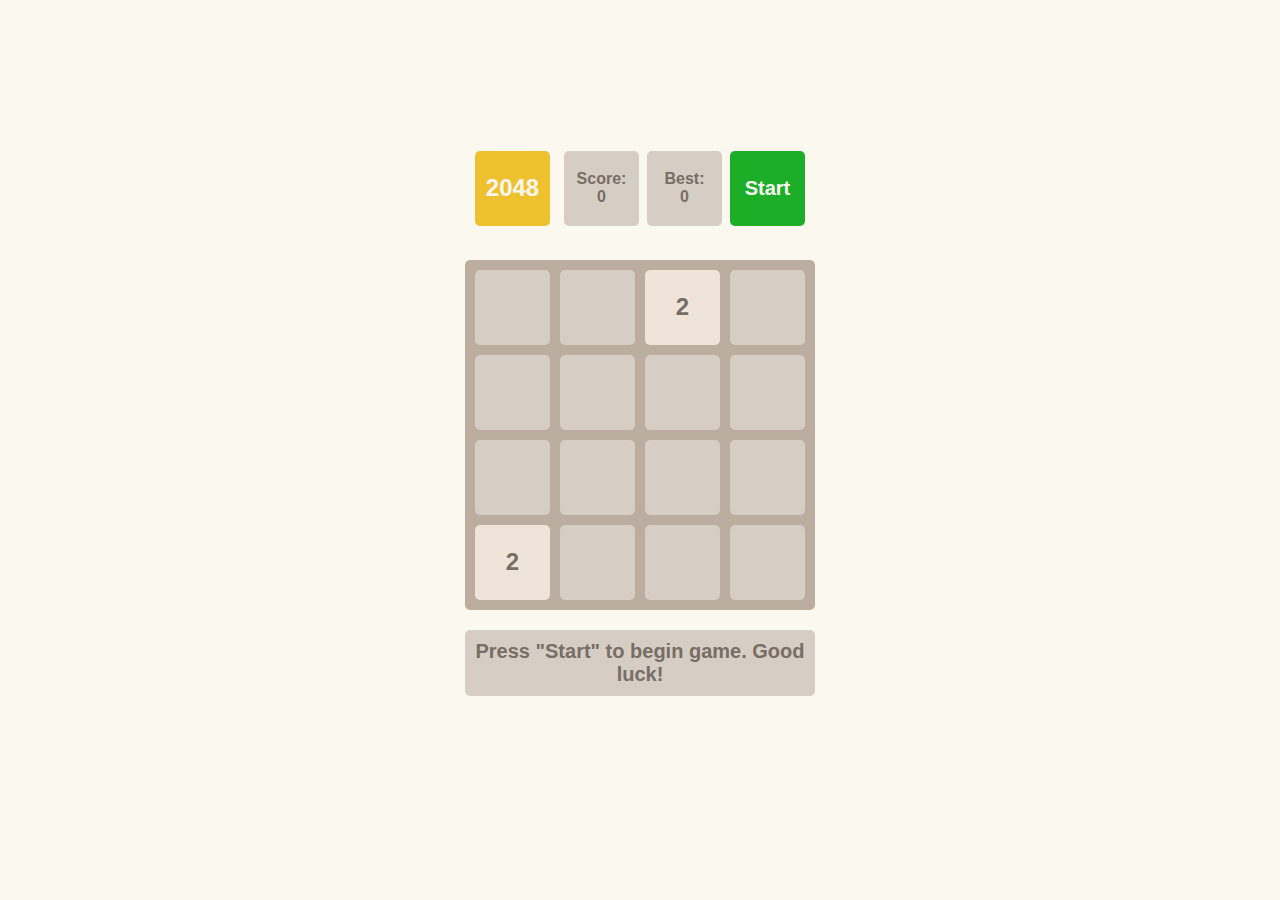
<file: index.html>
<!doctype html><html lang="en"><head><meta charset="utf-8"><meta name="viewport" content="width=device-width, initial-scale=1.0"><title>2048</title><link rel="stylesheet" href="index.67b89ff0.css"><link rel="icon" href="2048_logo.36b31dff.png"></head><body> <div class="container"> <div class="game-header"> <h1>2048</h1> <div class="controls"> <p class="info"> Score: <span class="game-score">0</span> </p> <div class="game-best info"> Best: <span class="best-score game-score">0</span> </div> <button class="button start">Start</button> </div> </div> <table class="game-field"> <tbody> <tr class="field-row"> <td class="field-cell"></td> <td class="field-cell"></td> <td class="field-cell"></td> <td class="field-cell"></td> </tr> <tr class="field-row"> <td class="field-cell"></td> <td class="field-cell"></td> <td class="field-cell"></td> <td class="field-cell"></td> </tr> <tr class="field-row"> <td class="field-cell"></td> <td class="field-cell"></td> <td class="field-cell"></td> <td class="field-cell"></td> </tr> <tr class="field-row"> <td class="field-cell"></td> <td class="field-cell"></td> <td class="field-cell"></td> <td class="field-cell"></td> </tr> </tbody> </table> <div class="message-container"> <p class="hidden message message-lose">You lose! Restart the game?</p> <p class="hidden message message-win">Winner! Congrats! You did it!</p> <p class="message message-start"> Press "Start" to begin game. Good luck! </p> </div> </div> <script type="module" src="index.9af1d590.js"></script><script src="index.c85fbec2.js" nomodule defer></script> </body></html>
</file>
<file: index.67b89ff0.css>
html,body{overscroll-behavior:none;touch-action:none;height:100%;margin:0;overflow:hidden}body{background:#fbf8ef;-ms-flex-pack:center;justify-content:center;-ms-flex-align:center;align-items:center;min-height:100vh;margin-top:auto;margin-bottom:auto;font-family:sans-serif;font-size:24px;font-weight:900;display:-ms-flexbox;display:flex}.field-cell{color:#776e65;box-sizing:border-box;text-align:center;vertical-align:center;-webkit-user-select:none;-ms-user-select:none;user-select:none;background:#d6cdc4;border-radius:5px;width:75px;height:75px;transition:all .1s ease-in-out;animation:.2s ease-in-out show}.field-cell--2{background:#eee4da}.field-cell--4{background:#ede0c8}.field-cell--8{color:#f9f6f2;background:#f2b179}.field-cell--16{color:#f9f6f2;background:#f59563}.field-cell--32{color:#f9f6f2;background:#f67c5f}.field-cell--64{color:#f9f6f2;background:#f65e3b}.field-cell--128{color:#f9f6f2;background:#edcf72}.field-cell--256{color:#f9f6f2;background:#edcc61}.field-cell--512{color:#f9f6f2;background:#edc850}.field-cell--1024{color:#f9f6f2;background:#edc53f}.field-cell--2048{color:#f9f6f2;background:#edc22e}.game-field{border-spacing:10px;background:#bbada0;border-radius:5px}.game-header{box-sizing:border-box;-ms-flex-pack:justify;justify-content:space-between;width:100%;margin-bottom:24px;padding:10px;display:-ms-flexbox;display:flex}h1{color:#f9f6f2;box-sizing:border-box;background:#edc22e;border-radius:5px;-ms-flex-pack:center;justify-content:center;-ms-flex-align:center;align-items:center;width:75px;height:75px;margin:0;font-size:24px;display:-ms-flexbox;display:flex}.info{color:#776e65;box-sizing:border-box;background:#d6cdc4;border-radius:5px;-ms-flex-direction:column;flex-direction:column;-ms-flex-pack:center;justify-content:center;-ms-flex-align:center;align-items:center;width:75px;height:75px;margin:0 8px 0 0;font-size:16px;display:-ms-flexbox;display:flex}.controls{display:-ms-flexbox;display:flex}.button{cursor:pointer;color:#f9f6f2;border:none;border-radius:5px;width:75px;height:75px;font-family:sans-serif;font-size:16px;font-weight:700;transition:background .25s}.start{background:#1dae28;font-size:20px}.start:hover{background:#179921}.restart{background:#f1b2b2}.restart:hover{background:#f87474}.message{box-sizing:border-box;color:#776e65;text-align:center;background:#d6cdc4;border-radius:5px;width:100%;padding:10px;font-size:20px}.hidden{display:none}.container{-ms-flex-direction:column;flex-direction:column;-ms-flex-pack:center;justify-content:center;-ms-flex-align:center;align-items:center;width:350px;height:100%;display:-ms-flexbox;display:flex}.message-win{color:#f9f6f2;background:#edc22e}.message-container{width:100%;height:150px}
/*# sourceMappingURL=index.67b89ff0.css.map */
</file>
